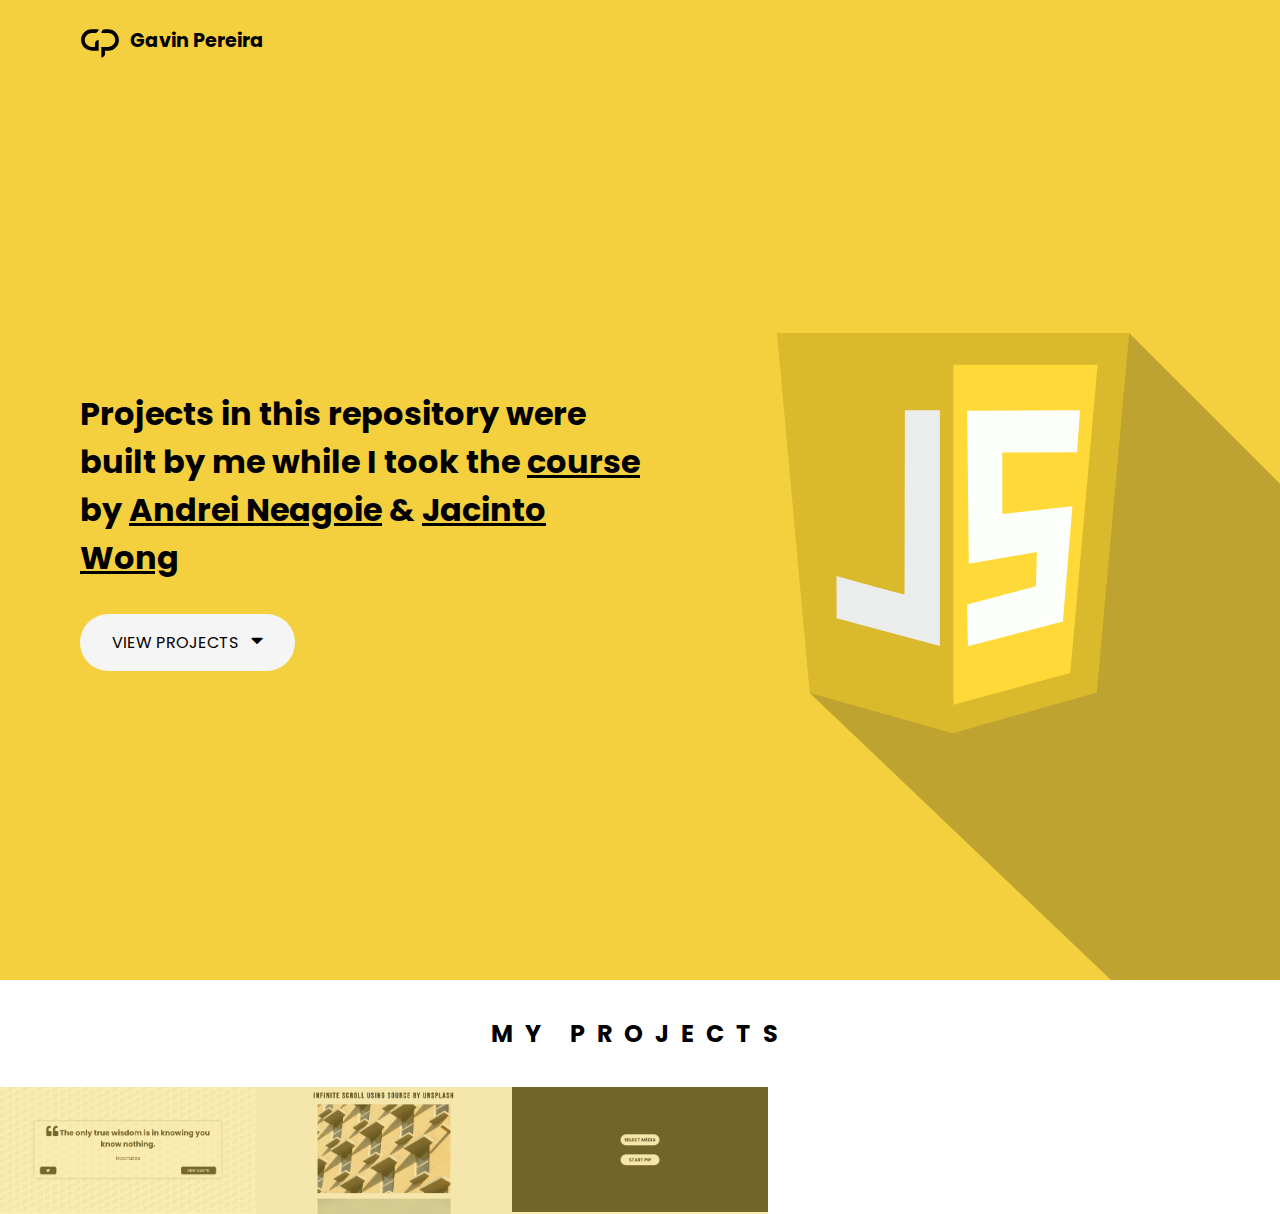
<file: index.html>
<!DOCTYPE html>
<html lang="en">

<head>
    <meta charset="UTF-8">
    <meta http-equiv="X-UA-Compatible" content="IE=edge">
    <meta name="viewport" content="width=device-width, initial-scale=1.0">
    <title>JS20</title>
    <link rel="stylesheet" href="index/style.css">
    <link rel="shortcut icon" href="index/fav.svg" type="image/x-icon">
</head>

<body>

    <header>
        <a class="gavin" href="//gavinpereira.in" target="_blank">
            <img src="index/logo.svg" alt="">
            <span>Gavin&nbsp;Pereira</span>
        </a>
    </header>
    <main class="main">

        <div class="main_left">
            <h1 class="main_title">
                Projects in this repository were built by me while I took the
                <a class="main_title-link" href="//academy.zerotomastery.io/p/javascript-projects"
                    target="_blank">course</a>
                by
                <a class="main_title-link" href="//github.com/aneagoie" target="_blank">Andrei
                    Neagoie</a>
                &
                <a class="main_title-link" href="//github.com/JacintoDesign" target="_blank">Jacinto
                    Wong</a>
            </h1>
            <a href="#projects" class="main_button">View Projects <i class="fas fa-caret-down"></i></a>
        </div>
        <div class="main_right"></div>
    </main>

    <section class="projects" id="projects">
        <h2 class="projects_title">My Projects</h2>
        <div class="projects_container">

            <template class="project_template">
                <a class="project" href="#" target="_blank">
                    <img src="index/js.webp" alt="">
                    <h3>Title of the Project</h3>
                </a>
            </template>

        </div>
    </section>


    <script src="script.js"></script>

</body>

</html>
</file>
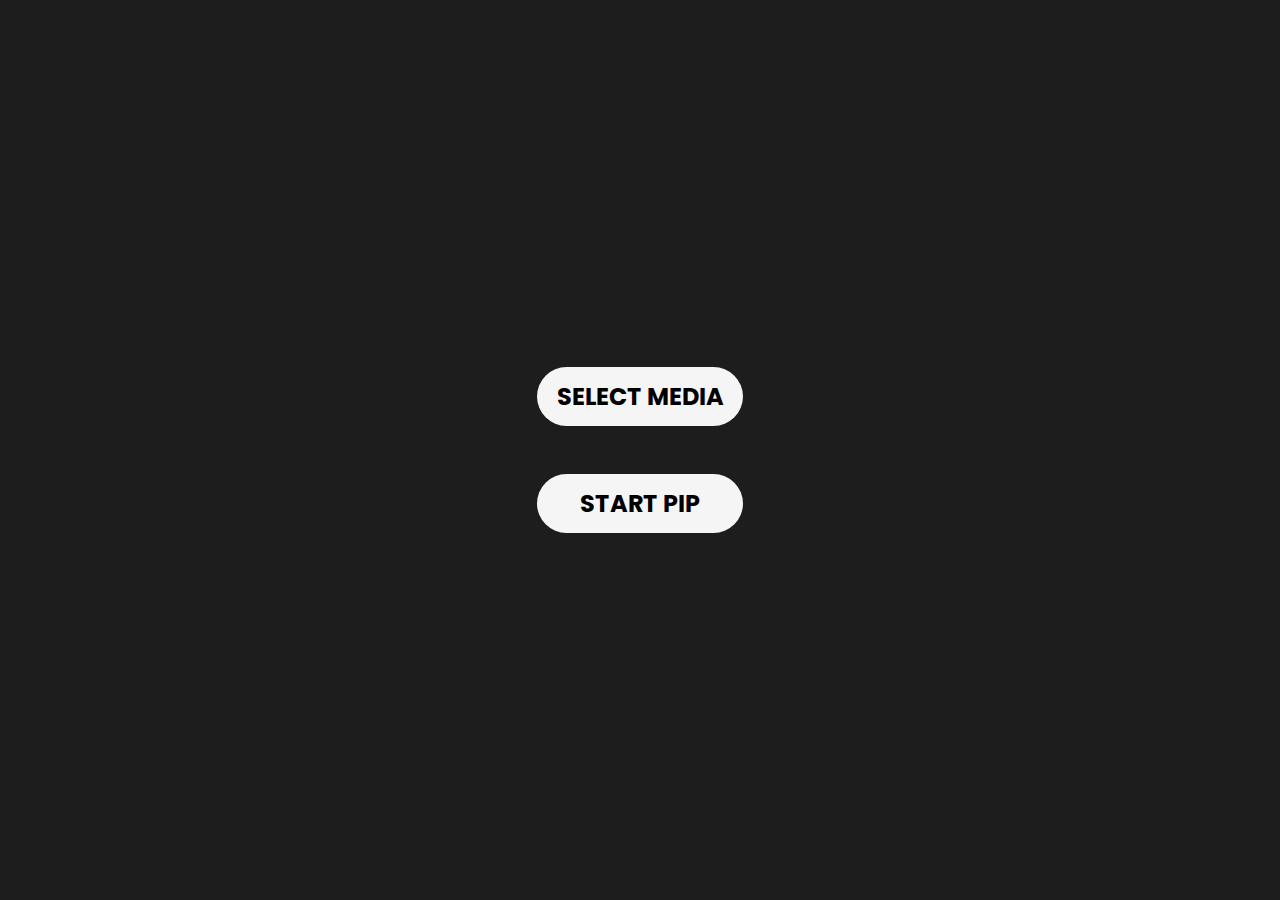
<file: pictureInPicture/index.html>
<!DOCTYPE html>
<html lang="en">

<head>
    <meta charset="UTF-8">
    <meta http-equiv="X-UA-Compatible" content="IE=edge">
    <meta name="viewport" content="width=device-width, initial-scale=1.0">
    <title>Picture in Picture</title>
    <link rel="shortcut icon" href="img/logo.svg" type="image/x-icon">
    <link rel="stylesheet" href="sass/style.css">
</head>

<body>

    <video src="" id="video" height="360" width="640" hidden></video>
    <div class="button_container">
        <button id="button1" class="button">Select Media</button>
        <button id="button2" class="button">Start PIP</button>
    </div>





    <script src="js/script.js"></script>
</body>

</html>
</file>
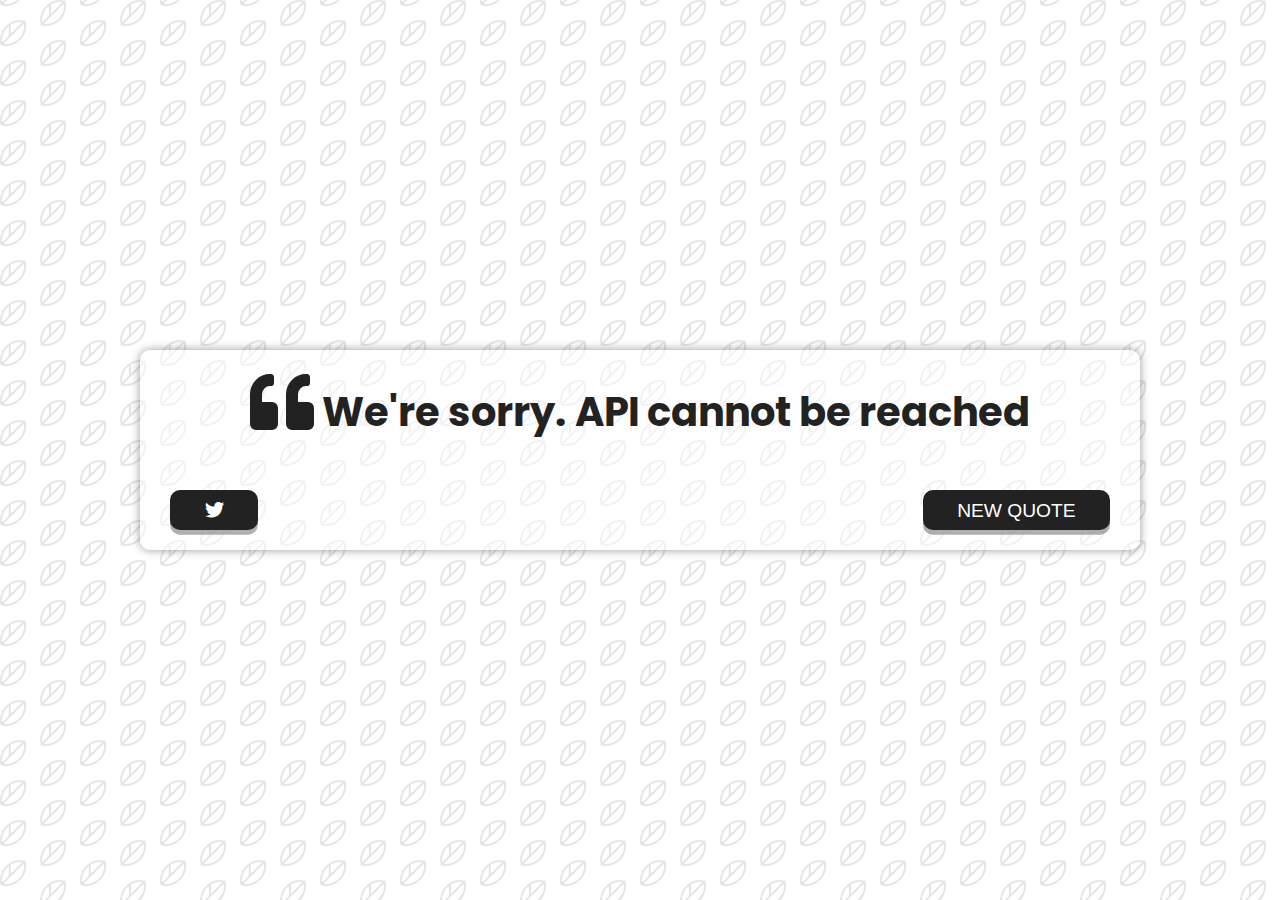
<file: quoteGenerator/index.html>
<!DOCTYPE html>
<html lang="en">

<head>
    <meta charset="UTF-8">
    <meta http-equiv="X-UA-Compatible" content="IE=edge">
    <meta name="viewport" content="width=device-width, initial-scale=1.0">
    <title>Quote Generator</title>
    <link rel="shortcut icon" href="img/logo.svg" type="image/x-icon">
    <link rel="stylesheet" href="sass/style.css">
</head>

<body>

    <div class="quote_container">
        <div class="quote_text">
            <i class="fas fa-quote-left"></i>
            <span id="quote"></span>
        </div>
        <div class="quote_author">
            <span id="author"></span>
        </div>
        <div class="quote_buttons">
            <button class="twitter" title="Tweet this quote!">
                <i class="fab fa-twitter"></i>
            </button>
            <button id="quote_new" title="Get another one">New Quote</button>
        </div>
    </div>

    <div class="loader"></div>


    <script src="js/script.js"></script>
</body>

</html>
</file>
<file: index/style.css>
@import url("https://fonts.googleapis.com/css2?family=Poppins:wght@400;700&display=swap");
@import url("https://cdnjs.cloudflare.com/ajax/libs/font-awesome/5.15.3/css/all.min.css");
* {
  margin: 0;
  padding: 0;
  -webkit-box-sizing: border-box;
          box-sizing: border-box;
}

html {
  scroll-behavior: smooth;
}

body {
  font-family: 'Poppins', sans-serif;
}

a {
  text-decoration: none;
  color: black;
}

.main {
  background: #f4d03e;
  display: -webkit-box;
  display: -ms-flexbox;
  display: flex;
  min-height: calc(100vh-80px);
  -webkit-box-align: center;
      -ms-flex-align: center;
          align-items: center;
  -webkit-box-pack: center;
      -ms-flex-pack: center;
          justify-content: center;
}

.main > * {
  -webkit-box-flex: 1;
      -ms-flex: 1;
          flex: 1;
  height: 100vh;
}

.main_right {
  background: url("js.svg") no-repeat center center/cover;
}

.main_left {
  -webkit-box-align: start;
      -ms-flex-align: start;
          align-items: start;
  gap: 2em;
  padding: 5em;
  display: -webkit-box;
  display: -ms-flexbox;
  display: flex;
  -webkit-box-orient: vertical;
  -webkit-box-direction: normal;
      -ms-flex-direction: column;
          flex-direction: column;
  -webkit-box-pack: center;
      -ms-flex-pack: center;
          justify-content: center;
}

.main_button {
  background: whitesmoke;
  text-transform: uppercase;
  padding: 1em 2em;
  border-radius: 2em;
  display: -webkit-box;
  display: -ms-flexbox;
  display: flex;
  gap: 0.8em;
  -webkit-transition: all 300ms ease-out;
  transition: all 300ms ease-out;
}

.main_button:hover {
  -webkit-transform: translateY(-3px);
          transform: translateY(-3px);
}

.main_button .fa-caret-down {
  font-size: 1.2em;
}

.main_title {
  font-size: 2rem;
}

.main_title-link {
  bottom: 0px;
  text-decoration: underline;
  -webkit-transition: all 300ms ease-out;
  transition: all 300ms ease-out;
  position: relative;
}

.main_title-link:hover {
  bottom: 3px;
}

@media screen and (max-width: 1000px) {
  .main_right {
    background-size: 300%;
    background: url("js.svg") no-repeat center bottom/cover;
  }
  .main_title {
    font-size: 1.7rem;
  }
}

@media screen and (max-width: 660px) {
  .main {
    height: calc( 100vh - 80px);
    -webkit-box-orient: vertical;
    -webkit-box-direction: normal;
        -ms-flex-direction: column;
            flex-direction: column;
  }
  .main_title {
    font-size: 1.2rem;
  }
  .main > * {
    width: 100%;
  }
  .main_left {
    -webkit-box-pack: center;
        -ms-flex-pack: center;
            justify-content: center;
    padding: 1.5em;
    max-height: 40vh;
    -webkit-box-align: center;
        -ms-flex-align: center;
            align-items: center;
    text-align: center;
  }
  .main_right {
    background: url("js.svg") no-repeat center bottom/cover;
    height: 50vh;
    min-height: 300px;
    text-align: center;
  }
  .main_button {
    font-size: 0.9rem;
  }
}

.projects h2 {
  text-align: center;
  padding: 1.5em;
  text-transform: uppercase;
  letter-spacing: 0.5em;
}

.projects_container {
  display: -ms-grid;
  display: grid;
  -ms-grid-columns: (1fr)[5];
      grid-template-columns: repeat(5, 1fr);
}

@media screen and (max-width: 1000px) {
  .projects_container {
    -ms-grid-columns: (1fr)[4];
        grid-template-columns: repeat(4, 1fr);
  }
}

@media screen and (max-width: 860px) {
  .projects_container {
    -ms-grid-columns: (1fr)[3];
        grid-template-columns: repeat(3, 1fr);
  }
}

@media screen and (max-width: 700px) {
  .projects_container {
    -ms-grid-columns: (1fr)[2];
        grid-template-columns: repeat(2, 1fr);
  }
}

@media screen and (max-width: 500px) {
  .projects_container {
    -ms-grid-columns: (1fr)[1];
        grid-template-columns: repeat(1, 1fr);
  }
}

.project {
  display: -webkit-box;
  display: -ms-flexbox;
  display: flex;
  -webkit-box-align: start;
      -ms-flex-align: start;
          align-items: start;
  position: relative;
}

.project img {
  width: 100%;
}

.project h3 {
  color: black;
  z-index: 2;
  position: absolute;
  top: 50%;
  left: 50%;
  -webkit-transform: translate(-50%, -50%);
          transform: translate(-50%, -50%);
  text-align: center;
  opacity: 0;
}

.project:hover > h3 {
  opacity: 1;
}

.project::after {
  content: '';
  height: 100%;
  width: 100%;
  background: rgba(244, 208, 62, 0.4);
  position: absolute;
  -webkit-transition: all 500ms ease-out 200ms;
  transition: all 500ms ease-out 200ms;
}

.project:hover::after {
  background: rgba(244, 208, 62, 0.7);
  -webkit-transition: all 500ms ease-out;
  transition: all 500ms ease-out;
}

.project:hover * {
  -webkit-transition: all 500ms ease-out;
  transition: all 500ms ease-out;
}

.project > * {
  -webkit-transition: all 500ms ease-out 200ms;
  transition: all 500ms ease-out 200ms;
}

@media screen and (max-width: 700px) {
  .project h3 {
    opacity: 1;
  }
  .project:focus > h3 {
    opacity: 0;
  }
  .project:focus::after {
    opacity: 0;
  }
}

header {
  background: #f4d03e;
  height: 80px;
  display: -webkit-box;
  display: -ms-flexbox;
  display: flex;
  padding: 0 5em;
  -webkit-box-align: center;
      -ms-flex-align: center;
          align-items: center;
}

header .gavin {
  display: -webkit-box;
  display: -ms-flexbox;
  display: flex;
  -webkit-box-align: center;
      -ms-flex-align: center;
          align-items: center;
  gap: 0.5em;
  font-weight: 700;
  font-size: 1.2rem;
  width: -webkit-fit-content;
  width: -moz-fit-content;
  width: fit-content;
  height: -webkit-fit-content;
  height: -moz-fit-content;
  height: fit-content;
}

header .gavin:hover {
  text-decoration: underline;
}

header img {
  height: 70%;
  max-height: 40px;
}

@media screen and (max-width: 660px) {
  header {
    -webkit-box-pack: center;
        -ms-flex-pack: center;
            justify-content: center;
  }
}
/*# sourceMappingURL=style.css.map */
</file>
<file: pictureInPicture/sass/style.css>
@import url("https://cdnjs.cloudflare.com/ajax/libs/font-awesome/5.15.3/css/all.min.css");
@import url("https://fonts.googleapis.com/css2?family=Poppins:ital,wght@0,100;0,200;0,300;0,400;0,500;0,600;0,700;0,800;0,900;1,100;1,200;1,300;1,400;1,500;1,600;1,700;1,800;1,900&display=swap");
*, *::before, *::after {
  -webkit-box-sizing: border-box;
          box-sizing: border-box;
  margin: 0;
  padding: 0;
}

body {
  min-height: 100vh;
  display: -webkit-box;
  display: -ms-flexbox;
  display: flex;
  -webkit-box-pack: center;
      -ms-flex-pack: center;
          justify-content: center;
  -webkit-box-align: center;
      -ms-flex-align: center;
          align-items: center;
  background: #1d1d1d;
  font-family: 'Poppins', sans-serif;
  -webkit-box-orient: vertical;
  -webkit-box-direction: normal;
      -ms-flex-direction: column;
          flex-direction: column;
}

#video {
  z-index: 5;
}

.button_container {
  display: -webkit-box;
  display: -ms-flexbox;
  display: flex;
  gap: 3em;
  -webkit-box-orient: vertical;
  -webkit-box-direction: normal;
      -ms-flex-direction: column;
          flex-direction: column;
}

.button {
  font-size: 1.5rem;
  padding: 0.5em 0.8em;
  cursor: pointer;
  border-radius: 50px;
  background: whitesmoke;
  border: none;
  outline: none;
  text-transform: uppercase;
  font-weight: 700;
  font-family: 'Poppins', sans-serif;
}
/*# sourceMappingURL=style.css.map */
</file>
<file: quoteGenerator/sass/style.css>
@import url("https://cdnjs.cloudflare.com/ajax/libs/font-awesome/5.15.3/css/all.min.css");
@import url("https://fonts.googleapis.com/css2?family=Poppins:ital,wght@0,100;0,200;0,300;0,400;0,500;0,600;0,700;0,800;0,900;1,100;1,200;1,300;1,400;1,500;1,600;1,700;1,800;1,900&display=swap");
body {
  background-image: url("data:image/svg+xml,%3Csvg xmlns='http://www.w3.org/2000/svg' viewBox='0 0 80 40' width='80' height='40'%3E%3Cpath fill='%23000000' fill-opacity='0.1' d='M0 40a19.96 19.96 0 0 1 5.9-14.11 20.17 20.17 0 0 1 19.44-5.2A20 20 0 0 1 20.2 40H0zM65.32.75A20.02 20.02 0 0 1 40.8 25.26 20.02 20.02 0 0 1 65.32.76zM.07 0h20.1l-.08.07A20.02 20.02 0 0 1 .75 5.25 20.08 20.08 0 0 1 .07 0zm1.94 40h2.53l4.26-4.24v-9.78A17.96 17.96 0 0 0 2 40zm5.38 0h9.8a17.98 17.98 0 0 0 6.67-16.42L7.4 40zm3.43-15.42v9.17l11.62-11.59c-3.97-.5-8.08.3-11.62 2.42zm32.86-.78A18 18 0 0 0 63.85 3.63L43.68 23.8zm7.2-19.17v9.15L62.43 2.22c-3.96-.5-8.05.3-11.57 2.4zm-3.49 2.72c-4.1 4.1-5.81 9.69-5.13 15.03l6.61-6.6V6.02c-.51.41-1 .85-1.48 1.33zM17.18 0H7.42L3.64 3.78A18 18 0 0 0 17.18 0zM2.08 0c-.01.8.04 1.58.14 2.37L4.59 0H2.07z'%3E%3C/path%3E%3C/svg%3E");
}

*, *::before, *::after {
  -webkit-box-sizing: border-box;
          box-sizing: border-box;
  margin: 0;
  padding: 0;
}

body {
  min-height: 100vh;
  background-color: #ffffff;
  color: #222222;
  font-family: 'Poppins', sans-serif;
  font-weight: 700;
  text-align: center;
  display: -webkit-box;
  display: -ms-flexbox;
  display: flex;
  -webkit-box-align: center;
      -ms-flex-align: center;
          align-items: center;
  -webkit-box-pack: center;
      -ms-flex-pack: center;
          justify-content: center;
}

.quote_container {
  width: 90%;
  max-width: 1000px;
  padding: 20px 30px;
  border-radius: 10px;
  background: rgba(255, 255, 255, 0.5);
  -webkit-box-shadow: 0 0 10px rgba(0, 0, 0, 0.4);
          box-shadow: 0 0 10px rgba(0, 0, 0, 0.4);
  display: -webkit-box;
  display: -ms-flexbox;
  display: flex;
  -webkit-box-orient: vertical;
  -webkit-box-direction: normal;
      -ms-flex-direction: column;
          flex-direction: column;
  gap: 1.5em;
}

.quote_text {
  font-size: 2.5rem;
}

.quote_text-long {
  font-size: 2rem;
}

.fa-quote-left {
  font-size: 4rem;
}

.quote_author {
  font-size: 1.8rem;
  font-weight: 400;
  font-style: italic;
}

.quote_buttons {
  display: -webkit-box;
  display: -ms-flexbox;
  display: flex;
  -webkit-box-align: center;
      -ms-flex-align: center;
          align-items: center;
  -webkit-box-pack: justify;
      -ms-flex-pack: justify;
          justify-content: space-between;
}

button {
  background: #222222;
  color: white;
  text-transform: uppercase;
  cursor: pointer;
  font-size: 1.2rem;
  height: 2.5rem;
  border: none;
  border-radius: 10px;
  outline: none;
  padding: 0.5em 1.8em;
  -webkit-box-shadow: 0 0.3rem rgba(121, 121, 121, 0.6);
          box-shadow: 0 0.3rem rgba(121, 121, 121, 0.6);
  -webkit-transition: 300ms ease-out;
  transition: 300ms ease-out;
}

button:hover {
  -webkit-filter: brightness(150%);
          filter: brightness(150%);
}

button:active {
  -webkit-transform: translate(0, 0.3rem);
          transform: translate(0, 0.3rem);
  -webkit-box-shadow: 0 0.1rem rgba(255, 255, 225, 0.6);
          box-shadow: 0 0.1rem rgba(255, 255, 225, 0.6);
}

.twitter:hover {
  color: #38a1f3;
}

.loader {
  border: 16px solid #f3f3f3;
  border-top: 16px solid #333;
  border-radius: 50%;
  width: 120px;
  height: 120px;
  -webkit-animation: spin 2s linear infinite;
          animation: spin 2s linear infinite;
}

@-webkit-keyframes spin {
  0% {
    -webkit-transform: rotate(0deg);
            transform: rotate(0deg);
  }
  100% {
    -webkit-transform: rotate(360deg);
            transform: rotate(360deg);
  }
}

@keyframes spin {
  0% {
    -webkit-transform: rotate(0deg);
            transform: rotate(0deg);
  }
  100% {
    -webkit-transform: rotate(360deg);
            transform: rotate(360deg);
  }
}
/*# sourceMappingURL=style.css.map */
</file>
